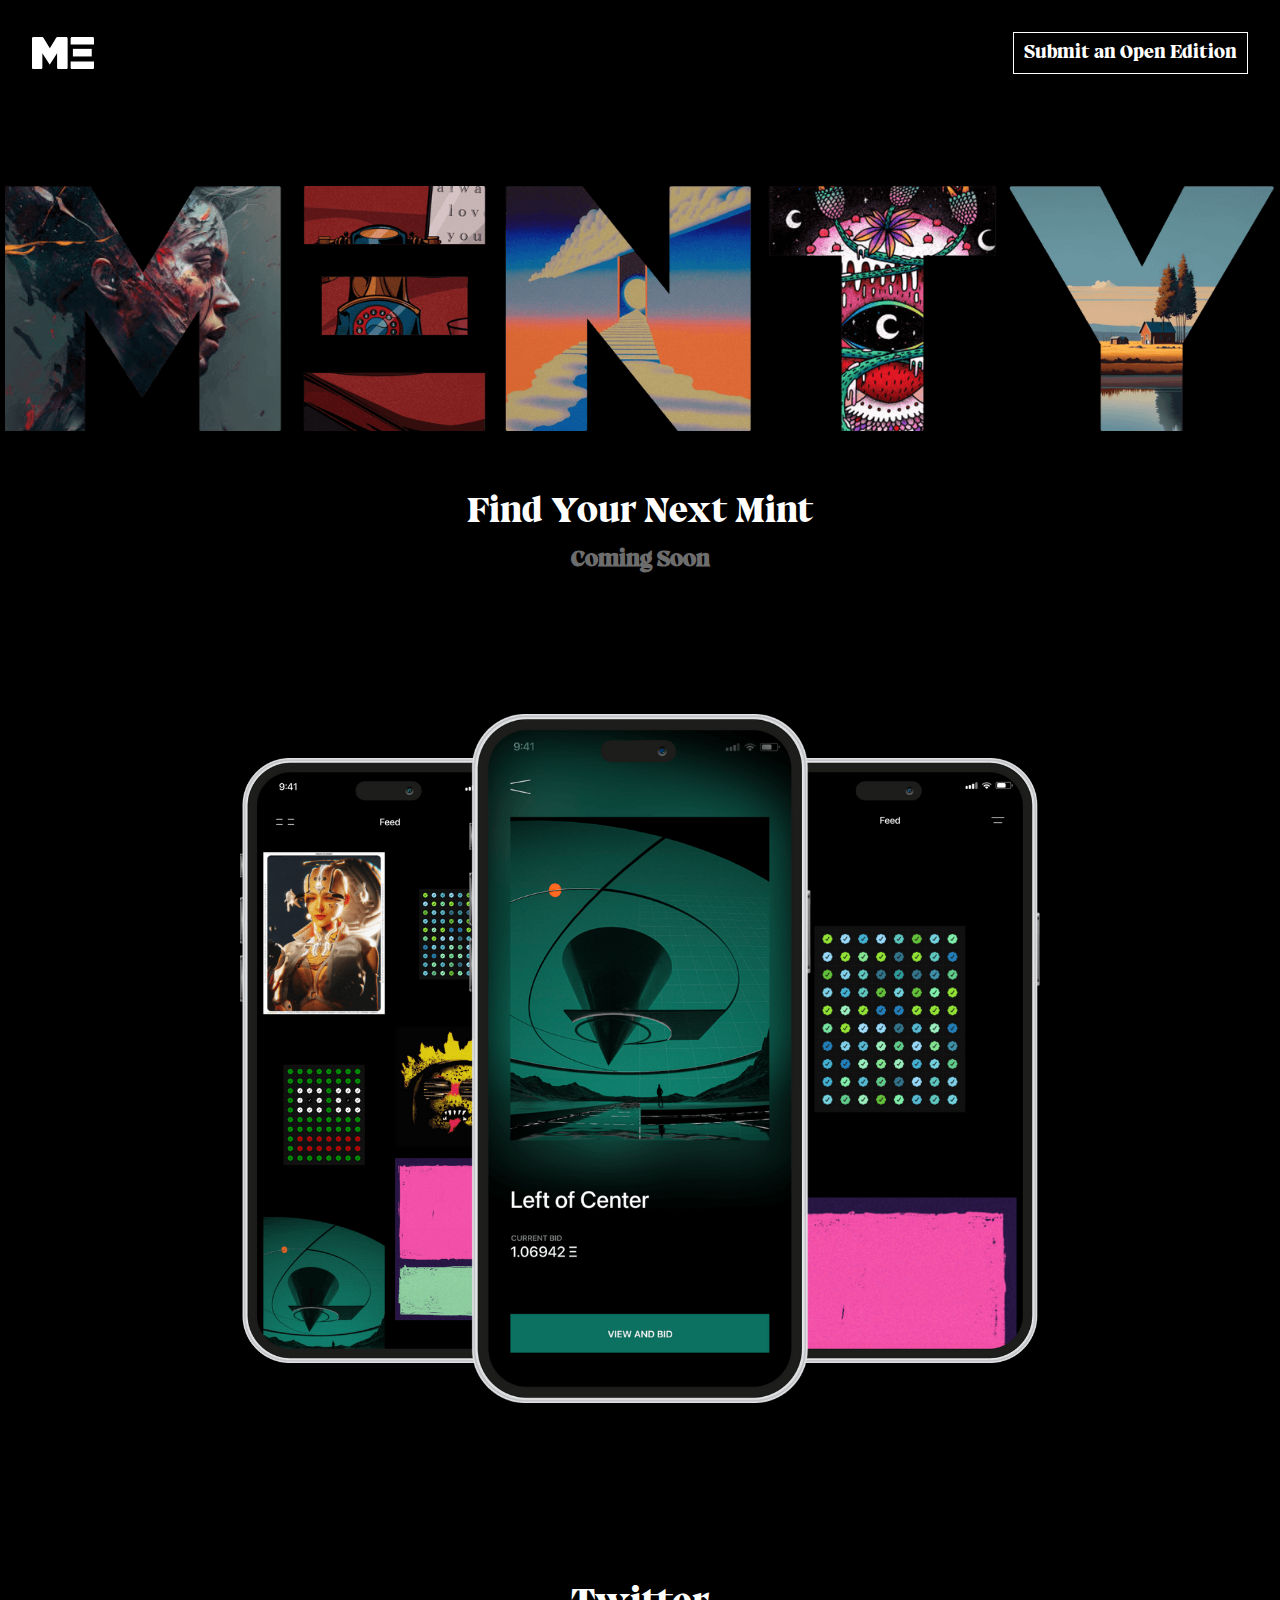
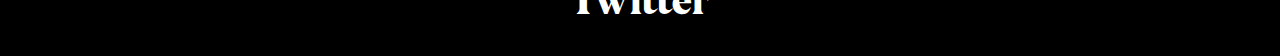
<file: index.html>
<!DOCTYPE html><!--  Last Published: Fri Feb 24 2023 03:48:22 GMT+0000 (Coordinated Universal Time)  -->
<html data-wf-page="63f42d05f2e56677cc8840d3" data-wf-site="63f42d05f2e56622828840cb">
<head>
  <title>Menty NFT App</title>
  <meta content="Find and purchase the most unique NFTs from talented artists with our app. Explore a carefully curated selection of NFTs from both emerging and established artists, and add them to your digital collection. Start your journey into the world of NFTs today and discover the next piece that will elevate your collection." name="description">
  <meta content="Menty NFT app, find your next mint" property="og:title">
  <meta content="Menty NFT app, find your next mint" property="twitter:title">
  <meta content="Find and purchase the most unique NFTs from talented artists with our app. Explore a carefully curated selection of NFTs from both emerging and established artists, and add them to your digital collection. Start your journey into the world of NFTs today and discover the next piece that will elevate your collection." property="og:description">
  <meta content="https://raw.githubusercontent.com/3uild/menty/main/images/menty.png" property="og:image">
  <meta content="Menty NFT App" property="twitter:title">
  <meta content="Discover unique NFTs from talented artists - both emerging and established - to elevate your digital collection." property="twitter:description">
  <meta content="https://raw.githubusercontent.com/3uild/menty/main/images/menty.png" property="twitter:image">
  <meta property="og:type" content="website">
  <meta content="summary_large_image" name="twitter:card">
  <meta content="width=device-width, initial-scale=1" name="viewport">
  <link href="css/normalize.css" rel="stylesheet" type="text/css">
  <link href="css/webflow.css" rel="stylesheet" type="text/css">
  <link href="css/menty-a219e6.webflow.css" rel="stylesheet" type="text/css">
  <!-- [if lt IE 9]><script src="https://cdnjs.cloudflare.com/ajax/libs/html5shiv/3.7.3/html5shiv.min.js" type="text/javascript"></script><![endif] -->
  <script type="text/javascript">!function(o,c){var n=c.documentElement,t=" w-mod-";n.className+=t+"js",("ontouchstart"in o||o.DocumentTouch&&c instanceof DocumentTouch)&&(n.className+=t+"touch")}(window,document);</script>
  <link href="images/favicon.png" rel="shortcut icon" type="image/x-icon">
  <link href="images/webclip.png" rel="apple-touch-icon">
</head>
<body class="body">
  <div class="navigation-section wf-section">
    <div class="logo"><img src="images/menty.svg" loading="lazy" alt="Menty Logo" class="image-2"></div>
    <div class="div-block">
      <div class="div-block-3">
        <a href="open-edition.html" class="link-2">Submit an Open Edition</a>
      </div>
      <div class="div-block-4"><img src="images/app-store.svg" loading="lazy" alt="iOS badge" class="ios-badge">
        <div class="coming-soon">
          <div class="text-block">Coming Soon</div>
        </div>
      </div>
    </div>
  </div>
  <div class="header-section wf-section">
    <div class="main-mask"><img src="images/menty-mask.png" loading="lazy" sizes="(max-width: 479px) 92vw, (max-width: 767px) 100vw, (max-width: 991px) 670px, 1270px" srcset="images/menty-mask-p-500.png 500w, images/menty-mask-p-800.png 800w, images/menty-mask-p-1080.png 1080w, images/menty-mask-p-1600.png 1600w, images/menty-mask-p-2000.png 2000w, images/menty-mask.png 2844w" alt="menty-maksed-image" class="clipping-mask"></div>
    <div class="main-header">
      <h1 class="heading">Find Your Next Mint</h1>
      <h3 class="heading-2">Coming Soon</h3>
    </div>
  </div>
  <div class="section wf-section">
    <div class="app-container">
      <div class="div-block-2">
        <div class="app-1"><img src="images/iOS-app-1.png" loading="lazy" sizes="(max-width: 479px) 150px, (max-width: 991px) 260px, 300px" srcset="images/iOS-app-1-p-500.png 500w, images/iOS-app-1.png 633w" alt="iOS app" class="img-app-1"></div>
        <div class="app-main"><img src="images/iOS-app-main.png" loading="lazy" sizes="(max-width: 479px) 180px, (max-width: 991px) 310px, 342px" srcset="images/iOS-app-main-p-500.png 500w, images/iOS-app-main.png 685w" alt="iOS app main" class="img-app-main"></div>
        <div class="app-2"><img src="images/iOS-app-2.png" loading="lazy" sizes="(max-width: 479px) 150px, (max-width: 991px) 260px, 300px" srcset="images/iOS-app-2-p-500.png 500w, images/iOS-app-2.png 633w" alt="iOS app" class="img-app-1"></div>
      </div>
    </div>
  </div>
  <div class="footer wf-section">
    <div class="container">
      <a href="https://twitter.com/mentyapp" target="_blank" class="link">Twitter</a>
    </div>
  </div>
  <script src="https://d3e54v103j8qbb.cloudfront.net/js/jquery-3.5.1.min.dc5e7f18c8.js?site=63f42d05f2e56622828840cb" type="text/javascript" integrity="sha256-9/aliU8dGd2tb6OSsuzixeV4y/faTqgFtohetphbbj0=" crossorigin="anonymous"></script>
  <script src="js/webflow.js" type="text/javascript"></script>
  <!-- [if lte IE 9]><script src="https://cdnjs.cloudflare.com/ajax/libs/placeholders/3.0.2/placeholders.min.js"></script><![endif] -->
</body>
</html>
</file>
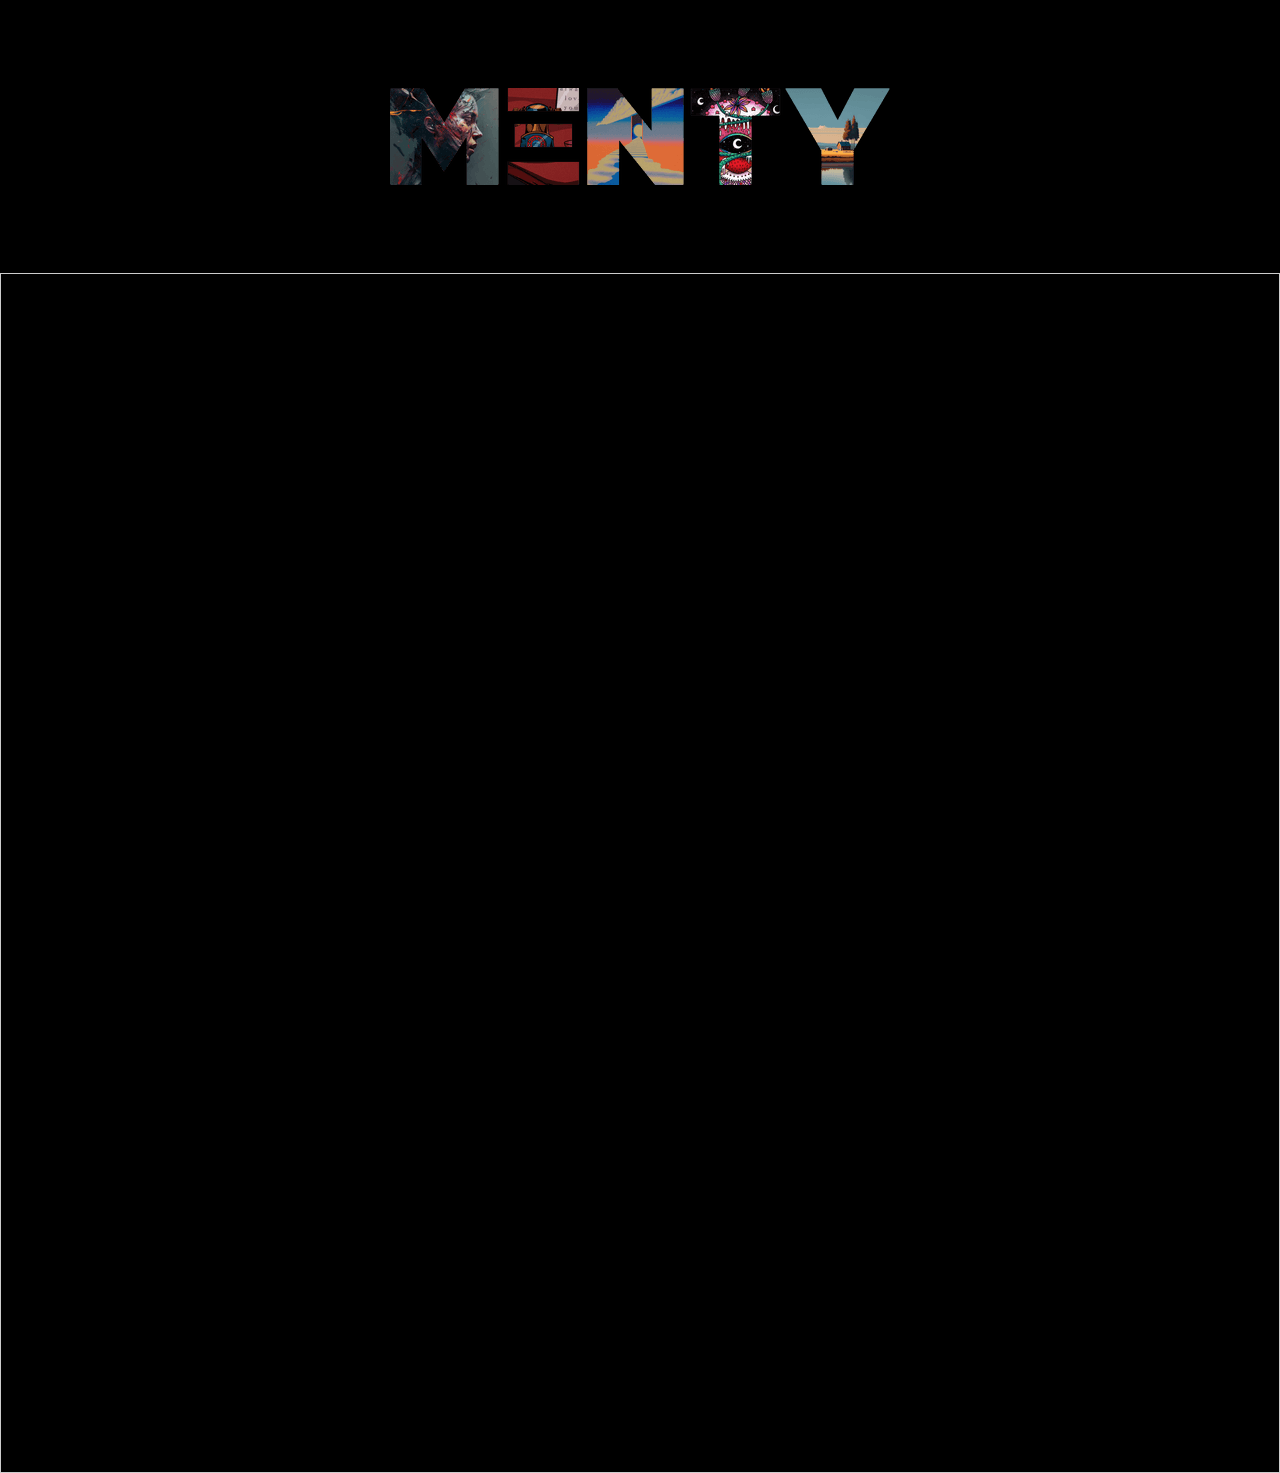
<file: open-edition.html>
<!DOCTYPE html><!--  Last Published: Fri Feb 24 2023 03:48:22 GMT+0000 (Coordinated Universal Time)  -->
<html data-wf-page="63f82a8e79955c2097fa46d5" data-wf-site="63f42d05f2e56622828840cb">
<head>
  <meta charset="utf-8">
  <title>Submit your open edition</title>
  <meta content="Submit your open edition" property="og:title">
  <meta content="Submit your open edition" property="twitter:title">

  <meta content="Submit your open edition" property="og:description">
  <meta content="https://raw.githubusercontent.com/3uild/menty/main/images/menty.png" property="og:image">
  <meta content="Submit your open edition" property="twitter:title">
  <meta content="Discover unique NFTs from talented artists - both emerging and established - to elevate your digital collection." property="twitter:description">
  <meta content="https://raw.githubusercontent.com/3uild/menty/main/images/menty.png" property="twitter:image">
  <meta property="og:type" content="website">
  <meta content="summary_large_image" name="twitter:card">

  <meta content="width=device-width, initial-scale=1" name="viewport">
  <link href="css/normalize.css" rel="stylesheet" type="text/css">
  <link href="css/webflow.css" rel="stylesheet" type="text/css">
  <link href="css/menty-a219e6.webflow.css" rel="stylesheet" type="text/css">
  <!-- [if lt IE 9]><script src="https://cdnjs.cloudflare.com/ajax/libs/html5shiv/3.7.3/html5shiv.min.js" type="text/javascript"></script><![endif] -->
  <script type="text/javascript">!function(o,c){var n=c.documentElement,t=" w-mod-";n.className+=t+"js",("ontouchstart"in o||o.DocumentTouch&&c instanceof DocumentTouch)&&(n.className+=t+"touch")}(window,document);</script>
  <link href="images/favicon.png" rel="shortcut icon" type="image/x-icon">
  <link href="images/webclip.png" rel="apple-touch-icon">
</head>
<body class="body-2">
  <div class="oe-header wf-section">
    <div class="oe-header">
      <div class="oe-menty-logo"><img src="images/menty-mask.png" loading="lazy" sizes="(max-width: 479px) 90vw, 500px" srcset="images/menty-mask-p-500.png 500w, images/menty-mask-p-800.png 800w, images/menty-mask-p-1080.png 1080w, images/menty-mask-p-1600.png 1600w, images/menty-mask-p-2000.png 2000w, images/menty-mask.png 2844w" alt="menty-maksed-image" class="image-3"></div>
    </div>
  </div>
  <div class="wf-section">
    <div class="container">
      <div class="html-embed w-embed w-iframe"><iframe class="airtable-embed" src="https://airtable.com/embed/shrSf1VebhqFjt5rz?backgroundColor=red" frameborder="0" onmousewheel="" width="100%" height="1200" style="background: transparent; border: 1px solid #ccc;"></iframe></div>
    </div>
  </div>
  <script src="https://d3e54v103j8qbb.cloudfront.net/js/jquery-3.5.1.min.dc5e7f18c8.js?site=63f42d05f2e56622828840cb" type="text/javascript" integrity="sha256-9/aliU8dGd2tb6OSsuzixeV4y/faTqgFtohetphbbj0=" crossorigin="anonymous"></script>
  <script src="js/webflow.js" type="text/javascript"></script>
  <!-- [if lte IE 9]><script src="https://cdnjs.cloudflare.com/ajax/libs/placeholders/3.0.2/placeholders.min.js"></script><![endif] -->
</body>
</html>
</file>
<file: css/webflow.css>
@font-face {
  font-family: 'webflow-icons';
  src: url("[data-uri]") format('truetype');
  font-weight: normal;
  font-style: normal;
}
[class^="w-icon-"],
[class*=" w-icon-"] {
  /* use !important to prevent issues with browser extensions that change fonts */
  font-family: 'webflow-icons' !important;
  speak: none;
  font-style: normal;
  font-weight: normal;
  font-variant: normal;
  text-transform: none;
  line-height: 1;
  /* Better Font Rendering =========== */
  -webkit-font-smoothing: antialiased;
  -moz-osx-font-smoothing: grayscale;
}
.w-icon-slider-right:before {
  content: "\e600";
}
.w-icon-slider-left:before {
  content: "\e601";
}
.w-icon-nav-menu:before {
  content: "\e602";
}
.w-icon-arrow-down:before,
.w-icon-dropdown-toggle:before {
  content: "\e603";
}
.w-icon-file-upload-remove:before {
  content: "\e900";
}
.w-icon-file-upload-icon:before {
  content: "\e903";
}
* {
  -webkit-box-sizing: border-box;
  -moz-box-sizing: border-box;
  box-sizing: border-box;
}
html {
  height: 100%;
}
body {
  margin: 0;
  min-height: 100%;
  background-color: #fff;
  font-family: Arial, sans-serif;
  font-size: 14px;
  line-height: 20px;
  color: #333;
}
img {
  max-width: 100%;
  vertical-align: middle;
  display: inline-block;
}
html.w-mod-touch * {
  background-attachment: scroll !important;
}
.w-block {
  display: block;
}
.w-inline-block {
  max-width: 100%;
  display: inline-block;
}
.w-clearfix:before,
.w-clearfix:after {
  content: " ";
  display: table;
  grid-column-start: 1;
  grid-row-start: 1;
  grid-column-end: 2;
  grid-row-end: 2;
}
.w-clearfix:after {
  clear: both;
}
.w-hidden {
  display: none;
}
.w-button {
  display: inline-block;
  padding: 9px 15px;
  background-color: #3898EC;
  color: white;
  border: 0;
  line-height: inherit;
  text-decoration: none;
  cursor: pointer;
  border-radius: 0;
}
input.w-button {
  -webkit-appearance: button;
}
html[data-w-dynpage] [data-w-cloak] {
  color: transparent !important;
}
.w-webflow-badge,
.w-webflow-badge * {
  position: static;
  left: auto;
  top: auto;
  right: auto;
  bottom: auto;
  z-index: auto;
  display: block;
  visibility: visible;
  overflow: visible;
  overflow-x: visible;
  overflow-y: visible;
  box-sizing: border-box;
  width: auto;
  height: auto;
  max-height: none;
  max-width: none;
  min-height: 0;
  min-width: 0;
  margin: 0;
  padding: 0;
  float: none;
  clear: none;
  border: 0 none transparent;
  border-radius: 0;
  background: none;
  background-image: none;
  background-position: 0% 0%;
  background-size: auto auto;
  background-repeat: repeat;
  background-origin: padding-box;
  background-clip: border-box;
  background-attachment: scroll;
  background-color: transparent;
  box-shadow: none;
  opacity: 1;
  transform: none;
  transition: none;
  direction: ltr;
  font-family: inherit;
  font-weight: inherit;
  color: inherit;
  font-size: inherit;
  line-height: inherit;
  font-style: inherit;
  font-variant: inherit;
  text-align: inherit;
  letter-spacing: inherit;
  text-decoration: inherit;
  text-indent: 0;
  text-transform: inherit;
  list-style-type: disc;
  text-shadow: none;
  font-smoothing: auto;
  vertical-align: baseline;
  cursor: inherit;
  white-space: inherit;
  word-break: normal;
  word-spacing: normal;
  word-wrap: normal;
}
.w-webflow-badge {
  position: fixed !important;
  display: inline-block !important;
  visibility: visible !important;
  z-index: 2147483647 !important;
  top: auto !important;
  right: 12px !important;
  bottom: 12px !important;
  left: auto !important;
  color: #AAADB0 !important;
  background-color: #fff !important;
  border-radius: 3px !important;
  padding: 6px 8px 6px 6px !important;
  font-size: 12px !important;
  opacity: 1 !important;
  line-height: 14px !important;
  text-decoration: none !important;
  transform: none !important;
  margin: 0 !important;
  width: auto !important;
  height: auto !important;
  overflow: visible !important;
  white-space: nowrap;
  box-shadow: 0 0 0 1px rgba(0, 0, 0, 0.1), 0px 1px 3px rgba(0, 0, 0, 0.1);
  cursor: pointer;
}
.w-webflow-badge > img {
  display: inline-block !important;
  visibility: visible !important;
  opacity: 1 !important;
  vertical-align: middle !important;
}
h1,
h2,
h3,
h4,
h5,
h6 {
  font-weight: bold;
  margin-bottom: 10px;
}
h1 {
  font-size: 38px;
  line-height: 44px;
  margin-top: 20px;
}
h2 {
  font-size: 32px;
  line-height: 36px;
  margin-top: 20px;
}
h3 {
  font-size: 24px;
  line-height: 30px;
  margin-top: 20px;
}
h4 {
  font-size: 18px;
  line-height: 24px;
  margin-top: 10px;
}
h5 {
  font-size: 14px;
  line-height: 20px;
  margin-top: 10px;
}
h6 {
  font-size: 12px;
  line-height: 18px;
  margin-top: 10px;
}
p {
  margin-top: 0;
  margin-bottom: 10px;
}
blockquote {
  margin: 0 0 10px 0;
  padding: 10px 20px;
  border-left: 5px solid #E2E2E2;
  font-size: 18px;
  line-height: 22px;
}
figure {
  margin: 0;
  margin-bottom: 10px;
}
figcaption {
  margin-top: 5px;
  text-align: center;
}
ul,
ol {
  margin-top: 0px;
  margin-bottom: 10px;
  padding-left: 40px;
}
.w-list-unstyled {
  padding-left: 0;
  list-style: none;
}
.w-embed:before,
.w-embed:after {
  content: " ";
  display: table;
  grid-column-start: 1;
  grid-row-start: 1;
  grid-column-end: 2;
  grid-row-end: 2;
}
.w-embed:after {
  clear: both;
}
.w-video {
  width: 100%;
  position: relative;
  padding: 0;
}
.w-video iframe,
.w-video object,
.w-video embed {
  position: absolute;
  top: 0;
  left: 0;
  width: 100%;
  height: 100%;
  border: none;
}
fieldset {
  padding: 0;
  margin: 0;
  border: 0;
}
button,
[type='button'],
[type='reset'] {
  border: 0;
  cursor: pointer;
  -webkit-appearance: button;
}
.w-form {
  margin: 0 0 15px;
}
.w-form-done {
  display: none;
  padding: 20px;
  text-align: center;
  background-color: #dddddd;
}
.w-form-fail {
  display: none;
  margin-top: 10px;
  padding: 10px;
  background-color: #ffdede;
}
label {
  display: block;
  margin-bottom: 5px;
  font-weight: bold;
}
.w-input,
.w-select {
  display: block;
  width: 100%;
  height: 38px;
  padding: 8px 12px;
  margin-bottom: 10px;
  font-size: 14px;
  line-height: 1.42857143;
  color: #333333;
  vertical-align: middle;
  background-color: #ffffff;
  border: 1px solid #cccccc;
}
.w-input:-moz-placeholder,
.w-select:-moz-placeholder {
  color: #999;
}
.w-input::-moz-placeholder,
.w-select::-moz-placeholder {
  color: #999;
  opacity: 1;
}
.w-input:-ms-input-placeholder,
.w-select:-ms-input-placeholder {
  color: #999;
}
.w-input::-webkit-input-placeholder,
.w-select::-webkit-input-placeholder {
  color: #999;
}
.w-input:focus,
.w-select:focus {
  border-color: #3898EC;
  outline: 0;
}
.w-input[disabled],
.w-select[disabled],
.w-input[readonly],
.w-select[readonly],
fieldset[disabled] .w-input,
fieldset[disabled] .w-select {
  cursor: not-allowed;
}
.w-input[disabled]:not(.w-input-disabled),
.w-select[disabled]:not(.w-input-disabled),
.w-input[readonly],
.w-select[readonly],
fieldset[disabled]:not(.w-input-disabled) .w-input,
fieldset[disabled]:not(.w-input-disabled) .w-select {
  background-color: #eeeeee;
}
textarea.w-input,
textarea.w-select {
  height: auto;
}
.w-select {
  background-color: #f3f3f3;
}
.w-select[multiple] {
  height: auto;
}
.w-form-label {
  display: inline-block;
  cursor: pointer;
  font-weight: normal;
  margin-bottom: 0px;
}
.w-radio {
  display: block;
  margin-bottom: 5px;
  padding-left: 20px;
}
.w-radio:before,
.w-radio:after {
  content: " ";
  display: table;
  grid-column-start: 1;
  grid-row-start: 1;
  grid-column-end: 2;
  grid-row-end: 2;
}
.w-radio:after {
  clear: both;
}
.w-radio-input {
  margin: 4px 0 0;
  margin-top: 1px \9;
  line-height: normal;
  float: left;
  margin-left: -20px;
}
.w-radio-input {
  margin-top: 3px;
}
.w-file-upload {
  display: block;
  margin-bottom: 10px;
}
.w-file-upload-input {
  width: 0.1px;
  height: 0.1px;
  opacity: 0;
  overflow: hidden;
  position: absolute;
  z-index: -100;
}
.w-file-upload-default,
.w-file-upload-uploading,
.w-file-upload-success {
  display: inline-block;
  color: #333333;
}
.w-file-upload-error {
  display: block;
  margin-top: 10px;
}
.w-file-upload-default.w-hidden,
.w-file-upload-uploading.w-hidden,
.w-file-upload-error.w-hidden,
.w-file-upload-success.w-hidden {
  display: none;
}
.w-file-upload-uploading-btn {
  display: flex;
  font-size: 14px;
  font-weight: normal;
  cursor: pointer;
  margin: 0;
  padding: 8px 12px;
  border: 1px solid #cccccc;
  background-color: #fafafa;
}
.w-file-upload-file {
  display: flex;
  flex-grow: 1;
  justify-content: space-between;
  margin: 0;
  padding: 8px 9px 8px 11px;
  border: 1px solid #cccccc;
  background-color: #fafafa;
}
.w-file-upload-file-name {
  font-size: 14px;
  font-weight: normal;
  display: block;
}
.w-file-remove-link {
  margin-top: 3px;
  margin-left: 10px;
  width: auto;
  height: auto;
  padding: 3px;
  display: block;
  cursor: pointer;
}
.w-icon-file-upload-remove {
  margin: auto;
  font-size: 10px;
}
.w-file-upload-error-msg {
  display: inline-block;
  color: #ea384c;
  padding: 2px 0;
}
.w-file-upload-info {
  display: inline-block;
  line-height: 38px;
  padding: 0 12px;
}
.w-file-upload-label {
  display: inline-block;
  font-size: 14px;
  font-weight: normal;
  cursor: pointer;
  margin: 0;
  padding: 8px 12px;
  border: 1px solid #cccccc;
  background-color: #fafafa;
}
.w-icon-file-upload-icon,
.w-icon-file-upload-uploading {
  display: inline-block;
  margin-right: 8px;
  width: 20px;
}
.w-icon-file-upload-uploading {
  height: 20px;
}
.w-container {
  margin-left: auto;
  margin-right: auto;
  max-width: 940px;
}
.w-container:before,
.w-container:after {
  content: " ";
  display: table;
  grid-column-start: 1;
  grid-row-start: 1;
  grid-column-end: 2;
  grid-row-end: 2;
}
.w-container:after {
  clear: both;
}
.w-container .w-row {
  margin-left: -10px;
  margin-right: -10px;
}
.w-row:before,
.w-row:after {
  content: " ";
  display: table;
  grid-column-start: 1;
  grid-row-start: 1;
  grid-column-end: 2;
  grid-row-end: 2;
}
.w-row:after {
  clear: both;
}
.w-row .w-row {
  margin-left: 0;
  margin-right: 0;
}
.w-col {
  position: relative;
  float: left;
  width: 100%;
  min-height: 1px;
  padding-left: 10px;
  padding-right: 10px;
}
.w-col .w-col {
  padding-left: 0;
  padding-right: 0;
}
.w-col-1 {
  width: 8.33333333%;
}
.w-col-2 {
  width: 16.66666667%;
}
.w-col-3 {
  width: 25%;
}
.w-col-4 {
  width: 33.33333333%;
}
.w-col-5 {
  width: 41.66666667%;
}
.w-col-6 {
  width: 50%;
}
.w-col-7 {
  width: 58.33333333%;
}
.w-col-8 {
  width: 66.66666667%;
}
.w-col-9 {
  width: 75%;
}
.w-col-10 {
  width: 83.33333333%;
}
.w-col-11 {
  width: 91.66666667%;
}
.w-col-12 {
  width: 100%;
}
.w-hidden-main {
  display: none !important;
}
@media screen and (max-width: 991px) {
  .w-container {
    max-width: 728px;
  }
  .w-hidden-main {
    display: inherit !important;
  }
  .w-hidden-medium {
    display: none !important;
  }
  .w-col-medium-1 {
    width: 8.33333333%;
  }
  .w-col-medium-2 {
    width: 16.66666667%;
  }
  .w-col-medium-3 {
    width: 25%;
  }
  .w-col-medium-4 {
    width: 33.33333333%;
  }
  .w-col-medium-5 {
    width: 41.66666667%;
  }
  .w-col-medium-6 {
    width: 50%;
  }
  .w-col-medium-7 {
    width: 58.33333333%;
  }
  .w-col-medium-8 {
    width: 66.66666667%;
  }
  .w-col-medium-9 {
    width: 75%;
  }
  .w-col-medium-10 {
    width: 83.33333333%;
  }
  .w-col-medium-11 {
    width: 91.66666667%;
  }
  .w-col-medium-12 {
    width: 100%;
  }
  .w-col-stack {
    width: 100%;
    left: auto;
    right: auto;
  }
}
@media screen and (max-width: 767px) {
  .w-hidden-main {
    display: inherit !important;
  }
  .w-hidden-medium {
    display: inherit !important;
  }
  .w-hidden-small {
    display: none !important;
  }
  .w-row,
  .w-container .w-row {
    margin-left: 0;
    margin-right: 0;
  }
  .w-col {
    width: 100%;
    left: auto;
    right: auto;
  }
  .w-col-small-1 {
    width: 8.33333333%;
  }
  .w-col-small-2 {
    width: 16.66666667%;
  }
  .w-col-small-3 {
    width: 25%;
  }
  .w-col-small-4 {
    width: 33.33333333%;
  }
  .w-col-small-5 {
    width: 41.66666667%;
  }
  .w-col-small-6 {
    width: 50%;
  }
  .w-col-small-7 {
    width: 58.33333333%;
  }
  .w-col-small-8 {
    width: 66.66666667%;
  }
  .w-col-small-9 {
    width: 75%;
  }
  .w-col-small-10 {
    width: 83.33333333%;
  }
  .w-col-small-11 {
    width: 91.66666667%;
  }
  .w-col-small-12 {
    width: 100%;
  }
}
@media screen and (max-width: 479px) {
  .w-container {
    max-width: none;
  }
  .w-hidden-main {
    display: inherit !important;
  }
  .w-hidden-medium {
    display: inherit !important;
  }
  .w-hidden-small {
    display: inherit !important;
  }
  .w-hidden-tiny {
    display: none !important;
  }
  .w-col {
    width: 100%;
  }
  .w-col-tiny-1 {
    width: 8.33333333%;
  }
  .w-col-tiny-2 {
    width: 16.66666667%;
  }
  .w-col-tiny-3 {
    width: 25%;
  }
  .w-col-tiny-4 {
    width: 33.33333333%;
  }
  .w-col-tiny-5 {
    width: 41.66666667%;
  }
  .w-col-tiny-6 {
    width: 50%;
  }
  .w-col-tiny-7 {
    width: 58.33333333%;
  }
  .w-col-tiny-8 {
    width: 66.66666667%;
  }
  .w-col-tiny-9 {
    width: 75%;
  }
  .w-col-tiny-10 {
    width: 83.33333333%;
  }
  .w-col-tiny-11 {
    width: 91.66666667%;
  }
  .w-col-tiny-12 {
    width: 100%;
  }
}
.w-widget {
  position: relative;
}
.w-widget-map {
  width: 100%;
  height: 400px;
}
.w-widget-map label {
  width: auto;
  display: inline;
}
.w-widget-map img {
  max-width: inherit;
}
.w-widget-map .gm-style-iw {
  text-align: center;
}
.w-widget-map .gm-style-iw > button {
  display: none !important;
}
.w-widget-twitter {
  overflow: hidden;
}
.w-widget-twitter-count-shim {
  display: inline-block;
  vertical-align: top;
  position: relative;
  width: 28px;
  height: 20px;
  text-align: center;
  background: white;
  border: #758696 solid 1px;
  border-radius: 3px;
}
.w-widget-twitter-count-shim * {
  pointer-events: none;
  -webkit-user-select: none;
  -moz-user-select: none;
  -ms-user-select: none;
  user-select: none;
}
.w-widget-twitter-count-shim .w-widget-twitter-count-inner {
  position: relative;
  font-size: 15px;
  line-height: 12px;
  text-align: center;
  color: #999;
  font-family: serif;
}
.w-widget-twitter-count-shim .w-widget-twitter-count-clear {
  position: relative;
  display: block;
}
.w-widget-twitter-count-shim.w--large {
  width: 36px;
  height: 28px;
}
.w-widget-twitter-count-shim.w--large .w-widget-twitter-count-inner {
  font-size: 18px;
  line-height: 18px;
}
.w-widget-twitter-count-shim:not(.w--vertical) {
  margin-left: 5px;
  margin-right: 8px;
}
.w-widget-twitter-count-shim:not(.w--vertical).w--large {
  margin-left: 6px;
}
.w-widget-twitter-count-shim:not(.w--vertical):before,
.w-widget-twitter-count-shim:not(.w--vertical):after {
  top: 50%;
  left: 0;
  border: solid transparent;
  content: ' ';
  height: 0;
  width: 0;
  position: absolute;
  pointer-events: none;
}
.w-widget-twitter-count-shim:not(.w--vertical):before {
  border-color: rgba(117, 134, 150, 0);
  border-right-color: #5d6c7b;
  border-width: 4px;
  margin-left: -9px;
  margin-top: -4px;
}
.w-widget-twitter-count-shim:not(.w--vertical).w--large:before {
  border-width: 5px;
  margin-left: -10px;
  margin-top: -5px;
}
.w-widget-twitter-count-shim:not(.w--vertical):after {
  border-color: rgba(255, 255, 255, 0);
  border-right-color: white;
  border-width: 4px;
  margin-left: -8px;
  margin-top: -4px;
}
.w-widget-twitter-count-shim:not(.w--vertical).w--large:after {
  border-width: 5px;
  margin-left: -9px;
  margin-top: -5px;
}
.w-widget-twitter-count-shim.w--vertical {
  width: 61px;
  height: 33px;
  margin-bottom: 8px;
}
.w-widget-twitter-count-shim.w--vertical:before,
.w-widget-twitter-count-shim.w--vertical:after {
  top: 100%;
  left: 50%;
  border: solid transparent;
  content: ' ';
  height: 0;
  width: 0;
  position: absolute;
  pointer-events: none;
}
.w-widget-twitter-count-shim.w--vertical:before {
  border-color: rgba(117, 134, 150, 0);
  border-top-color: #5d6c7b;
  border-width: 5px;
  margin-left: -5px;
}
.w-widget-twitter-count-shim.w--vertical:after {
  border-color: rgba(255, 255, 255, 0);
  border-top-color: white;
  border-width: 4px;
  margin-left: -4px;
}
.w-widget-twitter-count-shim.w--vertical .w-widget-twitter-count-inner {
  font-size: 18px;
  line-height: 22px;
}
.w-widget-twitter-count-shim.w--vertical.w--large {
  width: 76px;
}
.w-background-video {
  position: relative;
  overflow: hidden;
  height: 500px;
  color: white;
}
.w-background-video > video {
  background-size: cover;
  background-position: 50% 50%;
  position: absolute;
  margin: auto;
  width: 100%;
  height: 100%;
  right: -100%;
  bottom: -100%;
  top: -100%;
  left: -100%;
  object-fit: cover;
  z-index: -100;
}
.w-background-video > video::-webkit-media-controls-start-playback-button {
  display: none !important;
  -webkit-appearance: none;
}
.w-background-video--control {
  position: absolute;
  bottom: 1em;
  right: 1em;
  background-color: transparent;
  padding: 0;
}
.w-background-video--control > [hidden] {
  display: none !important;
}
.w-slider {
  position: relative;
  height: 300px;
  text-align: center;
  background: #dddddd;
  clear: both;
  -webkit-tap-highlight-color: rgba(0, 0, 0, 0);
  tap-highlight-color: rgba(0, 0, 0, 0);
}
.w-slider-mask {
  position: relative;
  display: block;
  overflow: hidden;
  z-index: 1;
  left: 0;
  right: 0;
  height: 100%;
  white-space: nowrap;
}
.w-slide {
  position: relative;
  display: inline-block;
  vertical-align: top;
  width: 100%;
  height: 100%;
  white-space: normal;
  text-align: left;
}
.w-slider-nav {
  position: absolute;
  z-index: 2;
  top: auto;
  right: 0;
  bottom: 0;
  left: 0;
  margin: auto;
  padding-top: 10px;
  height: 40px;
  text-align: center;
  -webkit-tap-highlight-color: rgba(0, 0, 0, 0);
  tap-highlight-color: rgba(0, 0, 0, 0);
}
.w-slider-nav.w-round > div {
  border-radius: 100%;
}
.w-slider-nav.w-num > div {
  width: auto;
  height: auto;
  padding: 0.2em 0.5em;
  font-size: inherit;
  line-height: inherit;
}
.w-slider-nav.w-shadow > div {
  box-shadow: 0 0 3px rgba(51, 51, 51, 0.4);
}
.w-slider-nav-invert {
  color: #fff;
}
.w-slider-nav-invert > div {
  background-color: rgba(34, 34, 34, 0.4);
}
.w-slider-nav-invert > div.w-active {
  background-color: #222;
}
.w-slider-dot {
  position: relative;
  display: inline-block;
  width: 1em;
  height: 1em;
  background-color: rgba(255, 255, 255, 0.4);
  cursor: pointer;
  margin: 0 3px 0.5em;
  transition: background-color 100ms, color 100ms;
}
.w-slider-dot.w-active {
  background-color: #fff;
}
.w-slider-dot:focus {
  outline: none;
  box-shadow: 0px 0px 0px 2px #fff;
}
.w-slider-dot:focus.w-active {
  box-shadow: none;
}
.w-slider-arrow-left,
.w-slider-arrow-right {
  position: absolute;
  width: 80px;
  top: 0;
  right: 0;
  bottom: 0;
  left: 0;
  margin: auto;
  cursor: pointer;
  overflow: hidden;
  color: white;
  font-size: 40px;
  -webkit-tap-highlight-color: rgba(0, 0, 0, 0);
  tap-highlight-color: rgba(0, 0, 0, 0);
  -webkit-user-select: none;
  -moz-user-select: none;
  -ms-user-select: none;
  user-select: none;
}
.w-slider-arrow-left [class^='w-icon-'],
.w-slider-arrow-right [class^='w-icon-'],
.w-slider-arrow-left [class*=' w-icon-'],
.w-slider-arrow-right [class*=' w-icon-'] {
  position: absolute;
}
.w-slider-arrow-left:focus,
.w-slider-arrow-right:focus {
  outline: 0;
}
.w-slider-arrow-left {
  z-index: 3;
  right: auto;
}
.w-slider-arrow-right {
  z-index: 4;
  left: auto;
}
.w-icon-slider-left,
.w-icon-slider-right {
  top: 0;
  right: 0;
  bottom: 0;
  left: 0;
  margin: auto;
  width: 1em;
  height: 1em;
}
.w-slider-aria-label {
  border: 0;
  clip: rect(0 0 0 0);
  height: 1px;
  margin: -1px;
  overflow: hidden;
  padding: 0;
  position: absolute;
  width: 1px;
}
.w-slider-force-show {
  display: block !important;
}
.w-dropdown {
  display: inline-block;
  position: relative;
  text-align: left;
  margin-left: auto;
  margin-right: auto;
  z-index: 900;
}
.w-dropdown-btn,
.w-dropdown-toggle,
.w-dropdown-link {
  position: relative;
  vertical-align: top;
  text-decoration: none;
  color: #222222;
  padding: 20px;
  text-align: left;
  margin-left: auto;
  margin-right: auto;
  white-space: nowrap;
}
.w-dropdown-toggle {
  -webkit-user-select: none;
  -moz-user-select: none;
  -ms-user-select: none;
  user-select: none;
  display: inline-block;
  cursor: pointer;
  padding-right: 40px;
}
.w-dropdown-toggle:focus {
  outline: 0;
}
.w-icon-dropdown-toggle {
  position: absolute;
  top: 0;
  right: 0;
  bottom: 0;
  margin: auto;
  margin-right: 20px;
  width: 1em;
  height: 1em;
}
.w-dropdown-list {
  position: absolute;
  background: #dddddd;
  display: none;
  min-width: 100%;
}
.w-dropdown-list.w--open {
  display: block;
}
.w-dropdown-link {
  padding: 10px 20px;
  display: block;
  color: #222222;
}
.w-dropdown-link.w--current {
  color: #0082f3;
}
.w-dropdown-link:focus {
  outline: 0;
}
@media screen and (max-width: 767px) {
  .w-nav-brand {
    padding-left: 10px;
  }
}
/**
 * ## Note
 * Safari (on both iOS and OS X) does not handle viewport units (vh, vw) well.
 * For example percentage units do not work on descendants of elements that
 * have any dimensions expressed in viewport units. It also doesn’t handle them at
 * all in `calc()`.
 */
/**
 * Wrapper around all lightbox elements
 *
 * 1. Since the lightbox can receive focus, IE also gives it an outline.
 * 2. Fixes flickering on Chrome when a transition is in progress
 *    underneath the lightbox.
 */
.w-lightbox-backdrop {
  color: #000;
  cursor: auto;
  font-family: serif;
  font-size: medium;
  font-style: normal;
  font-variant: normal;
  font-weight: normal;
  letter-spacing: normal;
  line-height: normal;
  list-style: disc;
  text-align: start;
  text-indent: 0;
  text-shadow: none;
  text-transform: none;
  visibility: visible;
  white-space: normal;
  word-break: normal;
  word-spacing: normal;
  word-wrap: normal;
  position: fixed;
  top: 0;
  right: 0;
  bottom: 0;
  left: 0;
  color: #fff;
  font-family: "Helvetica Neue", Helvetica, Ubuntu, "Segoe UI", Verdana, sans-serif;
  font-size: 17px;
  line-height: 1.2;
  font-weight: 300;
  text-align: center;
  background: rgba(0, 0, 0, 0.9);
  z-index: 2000;
  outline: 0;
  /* 1 */
  opacity: 0;
  -webkit-user-select: none;
  -moz-user-select: none;
  -ms-user-select: none;
  -webkit-tap-highlight-color: transparent;
  -webkit-transform: translate(0, 0);
  /* 2 */
}
/**
 * Neat trick to bind the rubberband effect to our canvas instead of the whole
 * document on iOS. It also prevents a bug that causes the document underneath to scroll.
 */
.w-lightbox-backdrop,
.w-lightbox-container {
  height: 100%;
  overflow: auto;
  -webkit-overflow-scrolling: touch;
}
.w-lightbox-content {
  position: relative;
  height: 100vh;
  overflow: hidden;
}
.w-lightbox-view {
  position: absolute;
  width: 100vw;
  height: 100vh;
  opacity: 0;
}
.w-lightbox-view:before {
  content: "";
  height: 100vh;
}
/* .w-lightbox-content */
.w-lightbox-group,
.w-lightbox-group .w-lightbox-view,
.w-lightbox-group .w-lightbox-view:before {
  height: 86vh;
}
.w-lightbox-frame,
.w-lightbox-view:before {
  display: inline-block;
  vertical-align: middle;
}
/*
 * 1. Remove default margin set by user-agent on the <figure> element.
 */
.w-lightbox-figure {
  position: relative;
  margin: 0;
  /* 1 */
}
.w-lightbox-group .w-lightbox-figure {
  cursor: pointer;
}
/**
 * IE adds image dimensions as width and height attributes on the IMG tag,
 * but we need both width and height to be set to auto to enable scaling.
 */
.w-lightbox-img {
  width: auto;
  height: auto;
  max-width: none;
}
/**
 * 1. Reset if style is set by user on "All Images"
 */
.w-lightbox-image {
  display: block;
  float: none;
  /* 1 */
  max-width: 100vw;
  max-height: 100vh;
}
.w-lightbox-group .w-lightbox-image {
  max-height: 86vh;
}
.w-lightbox-caption {
  position: absolute;
  right: 0;
  bottom: 0;
  left: 0;
  padding: 0.5em 1em;
  background: rgba(0, 0, 0, 0.4);
  text-align: left;
  text-overflow: ellipsis;
  white-space: nowrap;
  overflow: hidden;
}
.w-lightbox-embed {
  position: absolute;
  top: 0;
  right: 0;
  bottom: 0;
  left: 0;
  width: 100%;
  height: 100%;
}
.w-lightbox-control {
  position: absolute;
  top: 0;
  width: 4em;
  background-size: 24px;
  background-repeat: no-repeat;
  background-position: center;
  cursor: pointer;
  -webkit-transition: all 0.3s;
  transition: all 0.3s;
}
.w-lightbox-left {
  display: none;
  bottom: 0;
  left: 0;
  /* <svg xmlns="http://www.w3.org/2000/svg" viewBox="-20 0 24 40" width="24" height="40"><g transform="rotate(45)"><path d="m0 0h5v23h23v5h-28z" opacity=".4"/><path d="m1 1h3v23h23v3h-26z" fill="#fff"/></g></svg> */
  background-image: url("[data-uri]");
}
.w-lightbox-right {
  display: none;
  right: 0;
  bottom: 0;
  /* <svg xmlns="http://www.w3.org/2000/svg" viewBox="-4 0 24 40" width="24" height="40"><g transform="rotate(45)"><path d="m0-0h28v28h-5v-23h-23z" opacity=".4"/><path d="m1 1h26v26h-3v-23h-23z" fill="#fff"/></g></svg> */
  background-image: url("[data-uri]");
}
/*
 * Without specifying the with and height inside the SVG, all versions of IE render the icon too small.
 * The bug does not seem to manifest itself if the elements are tall enough such as the above arrows.
 * (http://stackoverflow.com/questions/16092114/background-size-differs-in-internet-explorer)
 */
.w-lightbox-close {
  right: 0;
  height: 2.6em;
  /* <svg xmlns="http://www.w3.org/2000/svg" viewBox="-4 0 18 17" width="18" height="17"><g transform="rotate(45)"><path d="m0 0h7v-7h5v7h7v5h-7v7h-5v-7h-7z" opacity=".4"/><path d="m1 1h7v-7h3v7h7v3h-7v7h-3v-7h-7z" fill="#fff"/></g></svg> */
  background-image: url("[data-uri]");
  background-size: 18px;
}
/**
 * 1. All IE versions add extra space at the bottom without this.
 */
.w-lightbox-strip {
  position: absolute;
  bottom: 0;
  left: 0;
  right: 0;
  padding: 0 1vh;
  line-height: 0;
  /* 1 */
  white-space: nowrap;
  overflow-x: auto;
  overflow-y: hidden;
}
/*
 * 1. We use content-box to avoid having to do `width: calc(10vh + 2vw)`
 *    which doesn’t work in Safari anyway.
 * 2. Chrome renders images pixelated when switching to GPU. Making sure
 *    the parent is also rendered on the GPU (by setting translate3d for
 *    example) fixes this behavior.
 */
.w-lightbox-item {
  display: inline-block;
  width: 10vh;
  padding: 2vh 1vh;
  box-sizing: content-box;
  /* 1 */
  cursor: pointer;
  -webkit-transform: translate3d(0, 0, 0);
  /* 2 */
}
.w-lightbox-active {
  opacity: 0.3;
}
.w-lightbox-thumbnail {
  position: relative;
  height: 10vh;
  background: #222;
  overflow: hidden;
}
.w-lightbox-thumbnail-image {
  position: absolute;
  top: 0;
  left: 0;
}
.w-lightbox-thumbnail .w-lightbox-tall {
  top: 50%;
  width: 100%;
  -webkit-transform: translate(0, -50%);
  -ms-transform: translate(0, -50%);
  transform: translate(0, -50%);
}
.w-lightbox-thumbnail .w-lightbox-wide {
  left: 50%;
  height: 100%;
  -webkit-transform: translate(-50%, 0);
  -ms-transform: translate(-50%, 0);
  transform: translate(-50%, 0);
}
/*
 * Spinner
 *
 * Absolute pixel values are used to avoid rounding errors that would cause
 * the white spinning element to be misaligned with the track.
 */
.w-lightbox-spinner {
  position: absolute;
  top: 50%;
  left: 50%;
  box-sizing: border-box;
  width: 40px;
  height: 40px;
  margin-top: -20px;
  margin-left: -20px;
  border: 5px solid rgba(0, 0, 0, 0.4);
  border-radius: 50%;
  -webkit-animation: spin 0.8s infinite linear;
  animation: spin 0.8s infinite linear;
}
.w-lightbox-spinner:after {
  content: "";
  position: absolute;
  top: -4px;
  right: -4px;
  bottom: -4px;
  left: -4px;
  border: 3px solid transparent;
  border-bottom-color: #fff;
  border-radius: 50%;
}
/*
 * Utility classes
 */
.w-lightbox-hide {
  display: none;
}
.w-lightbox-noscroll {
  overflow: hidden;
}
@media (min-width: 768px) {
  .w-lightbox-content {
    height: 96vh;
    margin-top: 2vh;
  }
  .w-lightbox-view,
  .w-lightbox-view:before {
    height: 96vh;
  }
  /* .w-lightbox-content */
  .w-lightbox-group,
  .w-lightbox-group .w-lightbox-view,
  .w-lightbox-group .w-lightbox-view:before {
    height: 84vh;
  }
  .w-lightbox-image {
    max-width: 96vw;
    max-height: 96vh;
  }
  .w-lightbox-group .w-lightbox-image {
    max-width: 82.3vw;
    max-height: 84vh;
  }
  .w-lightbox-left,
  .w-lightbox-right {
    display: block;
    opacity: 0.5;
  }
  .w-lightbox-close {
    opacity: 0.8;
  }
  .w-lightbox-control:hover {
    opacity: 1;
  }
}
.w-lightbox-inactive,
.w-lightbox-inactive:hover {
  opacity: 0;
}
.w-richtext:before,
.w-richtext:after {
  content: " ";
  display: table;
  grid-column-start: 1;
  grid-row-start: 1;
  grid-column-end: 2;
  grid-row-end: 2;
}
.w-richtext:after {
  clear: both;
}
.w-richtext[contenteditable="true"]:before,
.w-richtext[contenteditable="true"]:after {
  white-space: initial;
}
.w-richtext ol,
.w-richtext ul {
  overflow: hidden;
}
.w-richtext .w-richtext-figure-selected.w-richtext-figure-type-video div:after,
.w-richtext .w-richtext-figure-selected[data-rt-type="video"] div:after {
  outline: 2px solid #2895f7;
}
.w-richtext .w-richtext-figure-selected.w-richtext-figure-type-image div,
.w-richtext .w-richtext-figure-selected[data-rt-type="image"] div {
  outline: 2px solid #2895f7;
}
.w-richtext figure.w-richtext-figure-type-video > div:after,
.w-richtext figure[data-rt-type="video"] > div:after {
  content: '';
  position: absolute;
  display: none;
  left: 0;
  top: 0;
  right: 0;
  bottom: 0;
}
.w-richtext figure {
  position: relative;
  max-width: 60%;
}
.w-richtext figure > div:before {
  cursor: default!important;
}
.w-richtext figure img {
  width: 100%;
}
.w-richtext figure figcaption.w-richtext-figcaption-placeholder {
  opacity: 0.6;
}
.w-richtext figure div {
  /* fix incorrectly sized selection border in the data manager */
  font-size: 0px;
  color: transparent;
}
.w-richtext figure.w-richtext-figure-type-image,
.w-richtext figure[data-rt-type="image"] {
  display: table;
}
.w-richtext figure.w-richtext-figure-type-image > div,
.w-richtext figure[data-rt-type="image"] > div {
  display: inline-block;
}
.w-richtext figure.w-richtext-figure-type-image > figcaption,
.w-richtext figure[data-rt-type="image"] > figcaption {
  display: table-caption;
  caption-side: bottom;
}
.w-richtext figure.w-richtext-figure-type-video,
.w-richtext figure[data-rt-type="video"] {
  width: 60%;
  height: 0;
}
.w-richtext figure.w-richtext-figure-type-video iframe,
.w-richtext figure[data-rt-type="video"] iframe {
  position: absolute;
  top: 0;
  left: 0;
  width: 100%;
  height: 100%;
}
.w-richtext figure.w-richtext-figure-type-video > div,
.w-richtext figure[data-rt-type="video"] > div {
  width: 100%;
}
.w-richtext figure.w-richtext-align-center {
  margin-right: auto;
  margin-left: auto;
  clear: both;
}
.w-richtext figure.w-richtext-align-center.w-richtext-figure-type-image > div,
.w-richtext figure.w-richtext-align-center[data-rt-type="image"] > div {
  max-width: 100%;
}
.w-richtext figure.w-richtext-align-normal {
  clear: both;
}
.w-richtext figure.w-richtext-align-fullwidth {
  width: 100%;
  max-width: 100%;
  text-align: center;
  clear: both;
  display: block;
  margin-right: auto;
  margin-left: auto;
}
.w-richtext figure.w-richtext-align-fullwidth > div {
  display: inline-block;
  /* padding-bottom is used for aspect ratios in video figures
      we want the div to inherit that so hover/selection borders in the designer-canvas
      fit right*/
  padding-bottom: inherit;
}
.w-richtext figure.w-richtext-align-fullwidth > figcaption {
  display: block;
}
.w-richtext figure.w-richtext-align-floatleft {
  float: left;
  margin-right: 15px;
  clear: none;
}
.w-richtext figure.w-richtext-align-floatright {
  float: right;
  margin-left: 15px;
  clear: none;
}
.w-nav {
  position: relative;
  background: #dddddd;
  z-index: 1000;
}
.w-nav:before,
.w-nav:after {
  content: " ";
  display: table;
  grid-column-start: 1;
  grid-row-start: 1;
  grid-column-end: 2;
  grid-row-end: 2;
}
.w-nav:after {
  clear: both;
}
.w-nav-brand {
  position: relative;
  float: left;
  text-decoration: none;
  color: #333333;
}
.w-nav-link {
  position: relative;
  display: inline-block;
  vertical-align: top;
  text-decoration: none;
  color: #222222;
  padding: 20px;
  text-align: left;
  margin-left: auto;
  margin-right: auto;
}
.w-nav-link.w--current {
  color: #0082f3;
}
.w-nav-menu {
  position: relative;
  float: right;
}
[data-nav-menu-open] {
  display: block !important;
  position: absolute;
  top: 100%;
  left: 0;
  right: 0;
  background: #C8C8C8;
  text-align: center;
  overflow: visible;
  min-width: 200px;
}
.w--nav-link-open {
  display: block;
  position: relative;
}
.w-nav-overlay {
  position: absolute;
  overflow: hidden;
  display: none;
  top: 100%;
  left: 0;
  right: 0;
  width: 100%;
}
.w-nav-overlay [data-nav-menu-open] {
  top: 0;
}
.w-nav[data-animation="over-left"] .w-nav-overlay {
  width: auto;
}
.w-nav[data-animation="over-left"] .w-nav-overlay,
.w-nav[data-animation="over-left"] [data-nav-menu-open] {
  right: auto;
  z-index: 1;
  top: 0;
}
.w-nav[data-animation="over-right"] .w-nav-overlay {
  width: auto;
}
.w-nav[data-animation="over-right"] .w-nav-overlay,
.w-nav[data-animation="over-right"] [data-nav-menu-open] {
  left: auto;
  z-index: 1;
  top: 0;
}
.w-nav-button {
  position: relative;
  float: right;
  padding: 18px;
  font-size: 24px;
  display: none;
  cursor: pointer;
  -webkit-tap-highlight-color: rgba(0, 0, 0, 0);
  tap-highlight-color: rgba(0, 0, 0, 0);
  -webkit-user-select: none;
  -moz-user-select: none;
  -ms-user-select: none;
  user-select: none;
}
.w-nav-button:focus {
  outline: 0;
}
.w-nav-button.w--open {
  background-color: #C8C8C8;
  color: white;
}
.w-nav[data-collapse="all"] .w-nav-menu {
  display: none;
}
.w-nav[data-collapse="all"] .w-nav-button {
  display: block;
}
.w--nav-dropdown-open {
  display: block;
}
.w--nav-dropdown-toggle-open {
  display: block;
}
.w--nav-dropdown-list-open {
  position: static;
}
@media screen and (max-width: 991px) {
  .w-nav[data-collapse="medium"] .w-nav-menu {
    display: none;
  }
  .w-nav[data-collapse="medium"] .w-nav-button {
    display: block;
  }
}
@media screen and (max-width: 767px) {
  .w-nav[data-collapse="small"] .w-nav-menu {
    display: none;
  }
  .w-nav[data-collapse="small"] .w-nav-button {
    display: block;
  }
  .w-nav-brand {
    padding-left: 10px;
  }
}
@media screen and (max-width: 479px) {
  .w-nav[data-collapse="tiny"] .w-nav-menu {
    display: none;
  }
  .w-nav[data-collapse="tiny"] .w-nav-button {
    display: block;
  }
}
.w-tabs {
  position: relative;
}
.w-tabs:before,
.w-tabs:after {
  content: " ";
  display: table;
  grid-column-start: 1;
  grid-row-start: 1;
  grid-column-end: 2;
  grid-row-end: 2;
}
.w-tabs:after {
  clear: both;
}
.w-tab-menu {
  position: relative;
}
.w-tab-link {
  position: relative;
  display: inline-block;
  vertical-align: top;
  text-decoration: none;
  padding: 9px 30px;
  text-align: left;
  cursor: pointer;
  color: #222222;
  background-color: #dddddd;
}
.w-tab-link.w--current {
  background-color: #C8C8C8;
}
.w-tab-link:focus {
  outline: 0;
}
.w-tab-content {
  position: relative;
  display: block;
  overflow: hidden;
}
.w-tab-pane {
  position: relative;
  display: none;
}
.w--tab-active {
  display: block;
}
@media screen and (max-width: 479px) {
  .w-tab-link {
    display: block;
  }
}
.w-ix-emptyfix:after {
  content: "";
}
@keyframes spin {
  0% {
    transform: rotate(0deg);
  }
  100% {
    transform: rotate(360deg);
  }
}
.w-dyn-empty {
  padding: 10px;
  background-color: #dddddd;
}
.w-dyn-hide {
  display: none !important;
}
.w-dyn-bind-empty {
  display: none !important;
}
.w-condition-invisible {
  display: none !important;
}
</file>
<file: css/menty-a219e6.webflow.css>
.body {
  background-color: #000;
}

.body:hover {
  text-decoration: none;
}

.navigation-section {
  display: -webkit-box;
  display: -webkit-flex;
  display: -ms-flexbox;
  display: flex;
  -webkit-box-pack: justify;
  -webkit-justify-content: space-between;
  -ms-flex-pack: justify;
  justify-content: space-between;
}

.logo {
  display: -webkit-box;
  display: -webkit-flex;
  display: -ms-flexbox;
  display: flex;
  margin-top: 32px;
  margin-bottom: 32px;
  padding-right: 32px;
  padding-left: 32px;
  -webkit-box-pack: center;
  -webkit-justify-content: center;
  -ms-flex-pack: center;
  justify-content: center;
  -webkit-box-align: center;
  -webkit-align-items: center;
  -ms-flex-align: center;
  align-items: center;
}

.div-block {
  display: -webkit-box;
  display: -webkit-flex;
  display: -ms-flexbox;
  display: flex;
  margin-top: 32px;
  margin-bottom: 32px;
  padding-right: 32px;
  padding-left: 32px;
}

.image-2 {
  height: 32px;
}

.header-section {
  display: -webkit-box;
  display: -webkit-flex;
  display: -ms-flexbox;
  display: flex;
  -webkit-box-orient: vertical;
  -webkit-box-direction: normal;
  -webkit-flex-direction: column;
  -ms-flex-direction: column;
  flex-direction: column;
  -webkit-box-pack: center;
  -webkit-justify-content: center;
  -ms-flex-pack: center;
  justify-content: center;
  -webkit-box-align: center;
  -webkit-align-items: center;
  -ms-flex-align: center;
  align-items: center;
}

.heading {
  font-family: Abruzzo, sans-serif;
  color: #fff;
  font-weight: 400;
  text-align: center;
}

.main-header {
  margin-top: 40px;
  margin-bottom: 40px;
}

.main-mask {
  margin-top: 80px;
}

.clipping-mask {
  max-width: 1270px;
}

.section {
  display: block;
  margin-top: 89px;
  margin-bottom: 126px;
  -webkit-box-pack: center;
  -webkit-justify-content: center;
  -ms-flex-pack: center;
  justify-content: center;
}

.app-container {
  position: relative;
  display: -webkit-box;
  display: -webkit-flex;
  display: -ms-flexbox;
  display: flex;
  height: 716px;
  -webkit-box-pack: center;
  -webkit-justify-content: center;
  -ms-flex-pack: center;
  justify-content: center;
  -webkit-box-align: start;
  -webkit-align-items: flex-start;
  -ms-flex-align: start;
  align-items: flex-start;
}

.app-main {
  position: absolute;
  z-index: 1;
}

.img-app-main {
  max-width: 342px;
}

.app-1 {
  position: absolute;
  left: -400px;
  top: 44px;
}

.img-app-1 {
  position: static;
  max-width: 300px;
}

.div-block-2 {
  position: relative;
  display: -webkit-box;
  display: -webkit-flex;
  display: -ms-flexbox;
  display: flex;
  -webkit-box-pack: center;
  -webkit-justify-content: center;
  -ms-flex-pack: center;
  justify-content: center;
  -webkit-box-align: start;
  -webkit-align-items: flex-start;
  -ms-flex-align: start;
  align-items: flex-start;
}

.app-2 {
  position: absolute;
  top: 44px;
  right: -400px;
}

.footer {
  display: -webkit-box;
  display: -webkit-flex;
  display: -ms-flexbox;
  display: flex;
  height: 100px;
  -webkit-box-align: center;
  -webkit-align-items: center;
  -ms-flex-align: center;
  align-items: center;
  background-color: transparent;
}

.container {
  display: block;
  max-width: 1400px;
  margin-right: auto;
  margin-left: auto;
  -webkit-box-pack: center;
  -webkit-justify-content: center;
  -ms-flex-pack: center;
  justify-content: center;
}

.link {
  font-family: Abruzzo, sans-serif;
  color: #fff;
  font-size: 40px;
  text-align: center;
  text-decoration: none;
}

.link:hover {
  opacity: 0.61;
}

.div-block-3 {
  display: -webkit-box;
  display: -webkit-flex;
  display: -ms-flexbox;
  display: flex;
  padding: 10px;
  -webkit-box-align: center;
  -webkit-align-items: center;
  -ms-flex-align: center;
  align-items: center;
  border-style: solid;
  border-width: 1px;
  border-color: #fff;
}

.link-2 {
  font-family: Abruzzo, sans-serif;
  color: #fff;
  font-size: 20px;
  text-decoration: none;
}

.link-2:hover {
  color: hsla(0, 0%, 100%, 0.7);
  text-decoration: underline;
}

.body-2 {
  background-color: #000;
}

.html-embed {
  display: -webkit-box;
  display: -webkit-flex;
  display: -ms-flexbox;
  display: flex;
  max-width: 1400px;
  -webkit-box-orient: vertical;
  -webkit-box-direction: normal;
  -webkit-flex-direction: column;
  -ms-flex-direction: column;
  flex-direction: column;
}

.oe-menty-logo {
  display: -webkit-box;
  display: -webkit-flex;
  display: -ms-flexbox;
  display: flex;
  padding-right: 24px;
  padding-left: 24px;
  -webkit-box-pack: center;
  -webkit-justify-content: center;
  -ms-flex-pack: center;
  justify-content: center;
  -webkit-box-align: center;
  -webkit-align-items: center;
  -ms-flex-align: center;
  align-items: center;
}

.image-3 {
  display: block;
  max-width: 500px;
  margin-top: 88px;
  margin-bottom: 88px;
}

.coming-soon {
  position: absolute;
  display: -webkit-box;
  display: -webkit-flex;
  display: -ms-flexbox;
  display: flex;
  width: 146px;
  height: auto;
  -webkit-box-pack: center;
  -webkit-justify-content: center;
  -ms-flex-pack: center;
  justify-content: center;
  -webkit-box-align: center;
  -webkit-align-items: center;
  -ms-flex-align: center;
  align-items: center;
  background-color: rgba(2, 2, 2, 0.65);
}

.text-block {
  color: #7e7b7b;
}

.div-block-4 {
  display: none;
}

.heading-copy {
  font-family: Abruzzo, sans-serif;
  color: #fff;
  font-weight: 400;
  text-align: center;
}

.heading-2 {
  margin-top: 0px;
  font-family: Abruzzo, sans-serif;
  color: #6e6d6d;
  text-align: center;
}

@media screen and (max-width: 991px) {
  .body {
    overflow: hidden;
  }

  .main-header {
    margin-top: 24px;
  }

  .main-mask {
    max-width: 670px;
  }

  .clipping-mask {
    max-width: 100%;
  }

  .section {
    padding-right: 24px;
    padding-left: 24px;
  }

  .app-container {
    height: 680px;
  }

  .img-app-main {
    max-width: 310px;
  }

  .app-1 {
    left: -350px;
  }

  .img-app-1 {
    max-width: 260px;
  }

  .div-block-2 {
    width: 0px;
  }

  .app-2 {
    right: -350px;
  }
}

@media screen and (max-width: 479px) {
  .body {
    overflow: visible;
  }

  .navigation-section {
    padding-top: 25px;
  }

  .logo {
    margin-top: 0px;
  }

  .div-block {
    margin-top: 0px;
    padding-right: 16px;
    padding-left: 0px;
  }

  .heading {
    margin-top: 36px;
    margin-bottom: 0px;
    font-size: 30px;
  }

  .main-header {
    margin-top: -1px;
  }

  .main-mask {
    max-width: 100%;
    margin-top: 44px;
    padding-right: 20px;
    padding-left: 20px;
  }

  .section {
    overflow: hidden;
    width: 100%;
    margin-top: 15px;
  }

  .app-container {
    position: static;
    width: auto;
    height: 380px;
    margin-right: auto;
    margin-left: auto;
  }

  .img-app-main {
    max-width: 180px;
  }

  .app-1 {
    left: -196px;
  }

  .img-app-1 {
    max-width: 150px;
  }

  .div-block-2 {
    margin-right: auto;
    margin-left: auto;
  }

  .app-2 {
    right: -196px;
  }

  .container {
    background-color: transparent;
  }

  .div-block-3 {
    font-size: 13px;
  }

  .link-2 {
    font-size: 14px;
  }

  .image-3 {
    max-width: 100%;
  }

  .heading-copy {
    font-size: 30px;
  }

  .heading-2 {
    font-size: 20px;
  }
}

@font-face {
  font-family: 'Abruzzo';
  src: url('../fonts/Abruzzo-Regular.otf') format('opentype');
  font-weight: 400;
  font-style: normal;
  font-display: swap;
}
</file>
